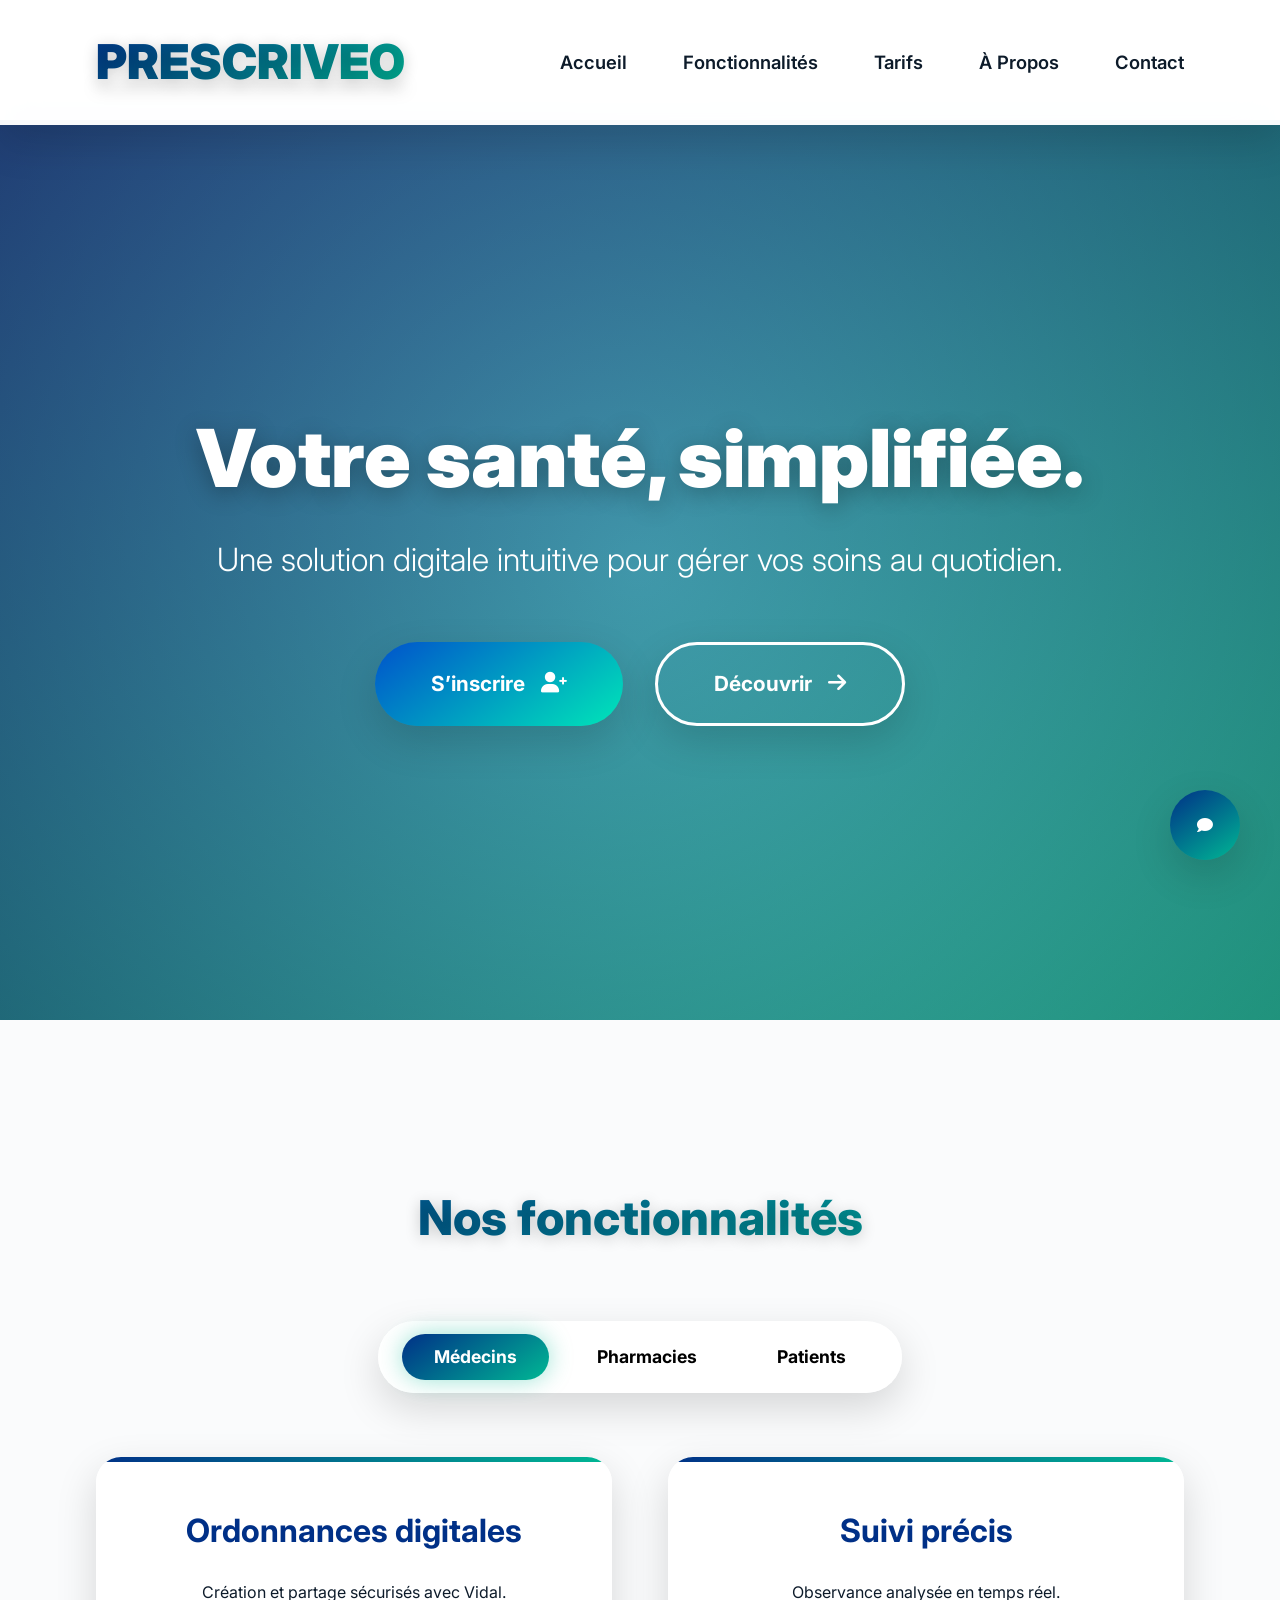
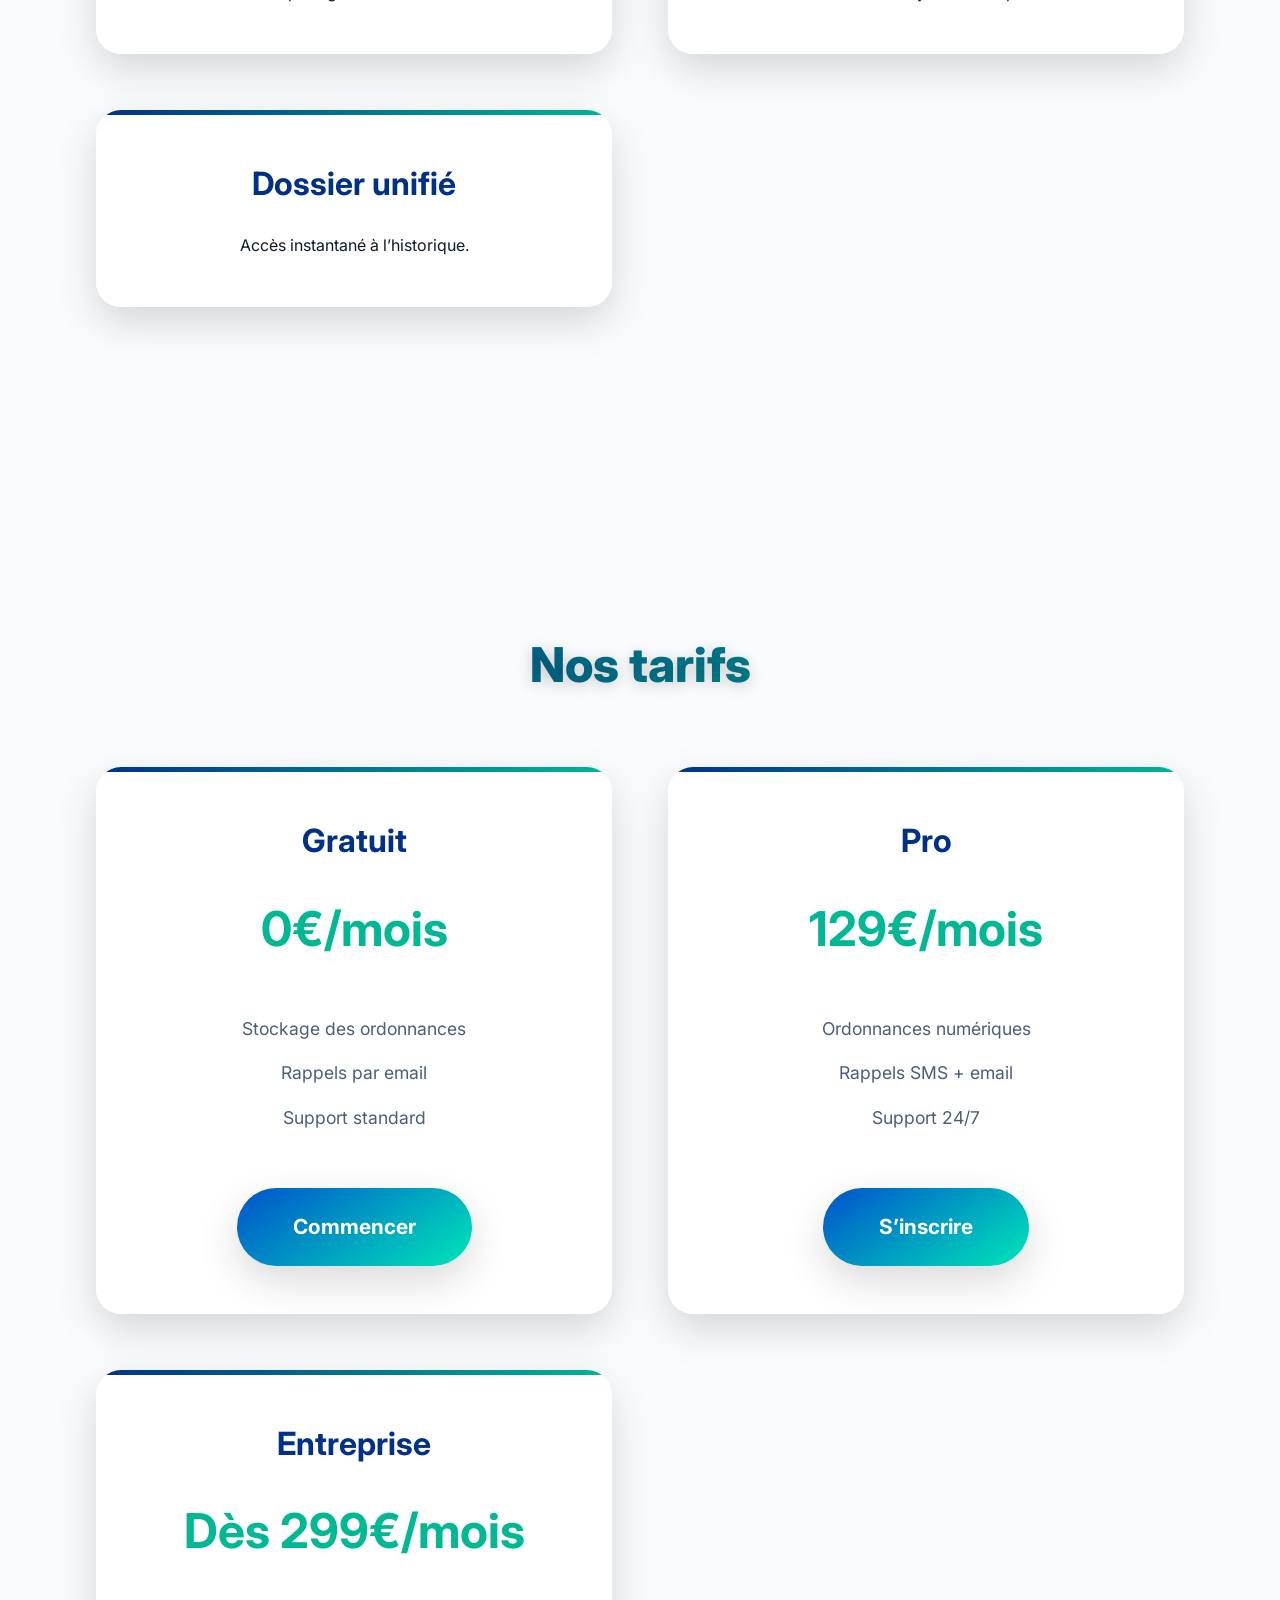
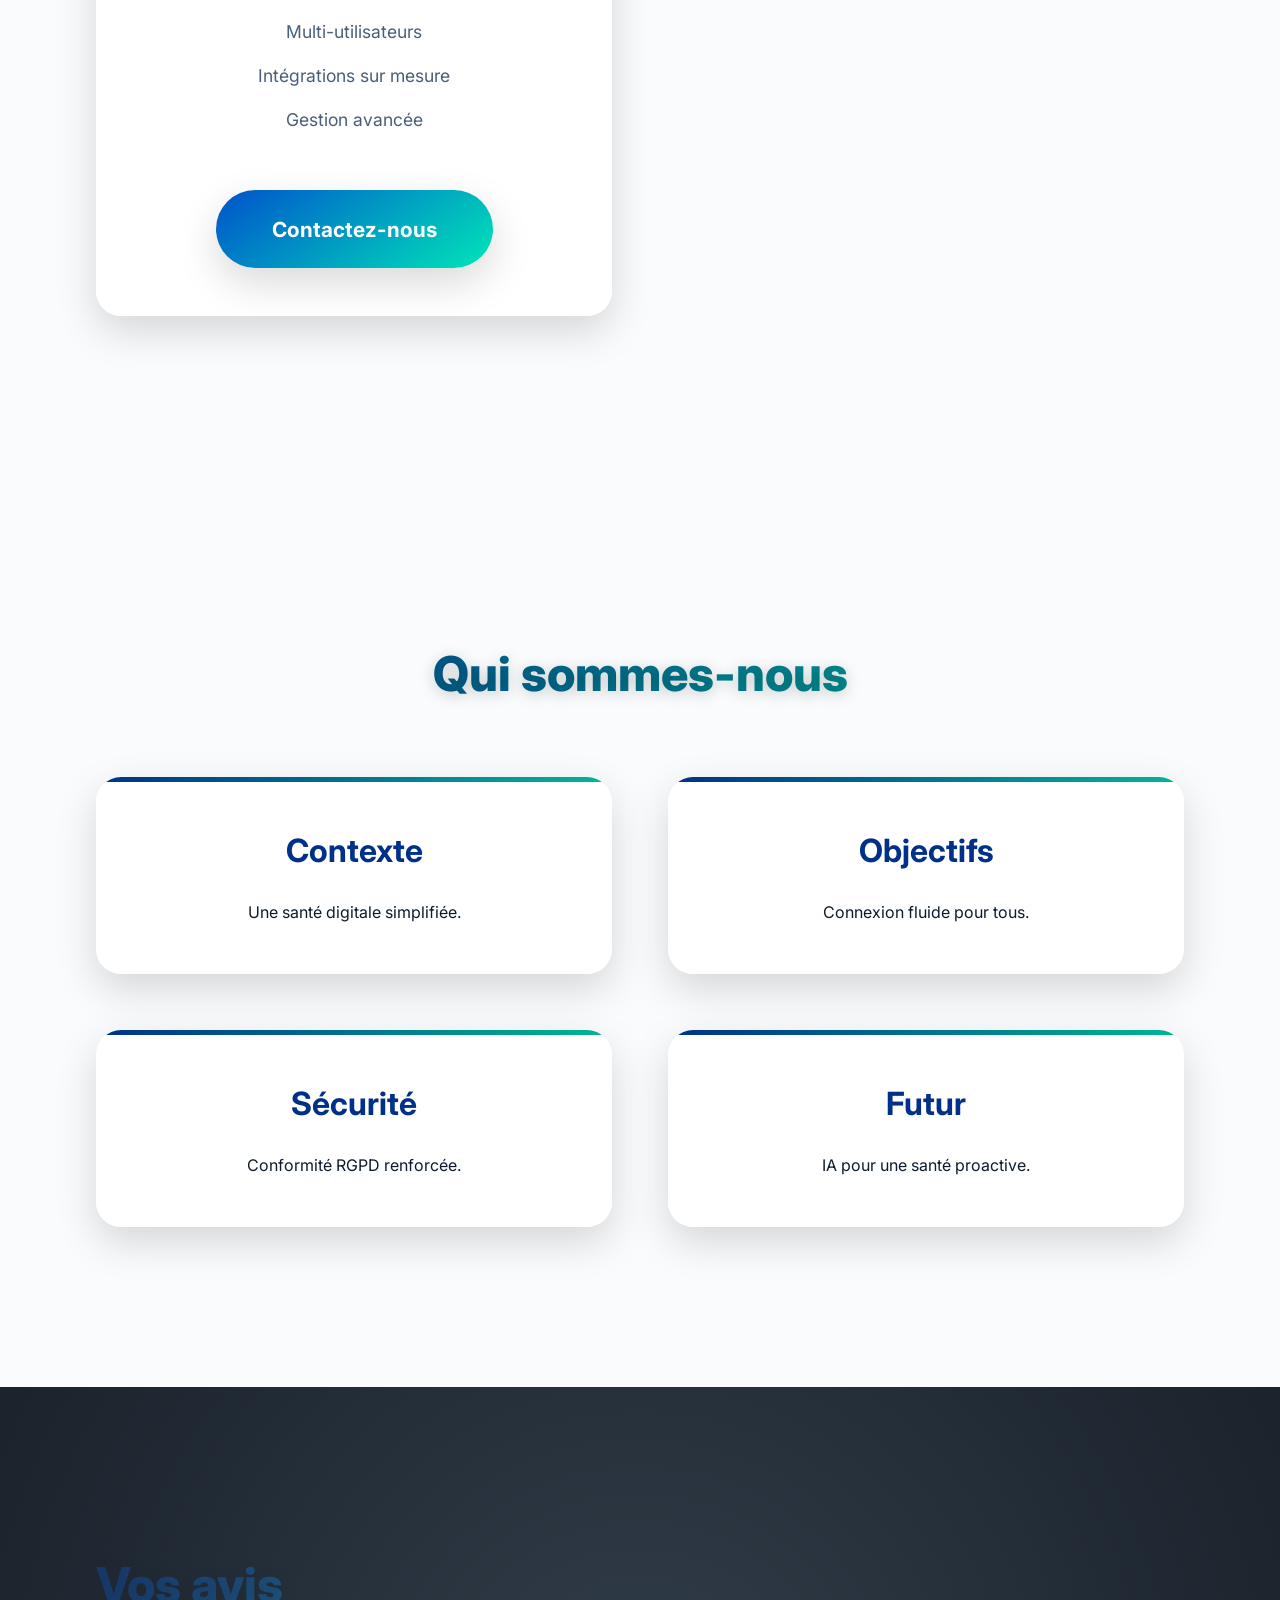
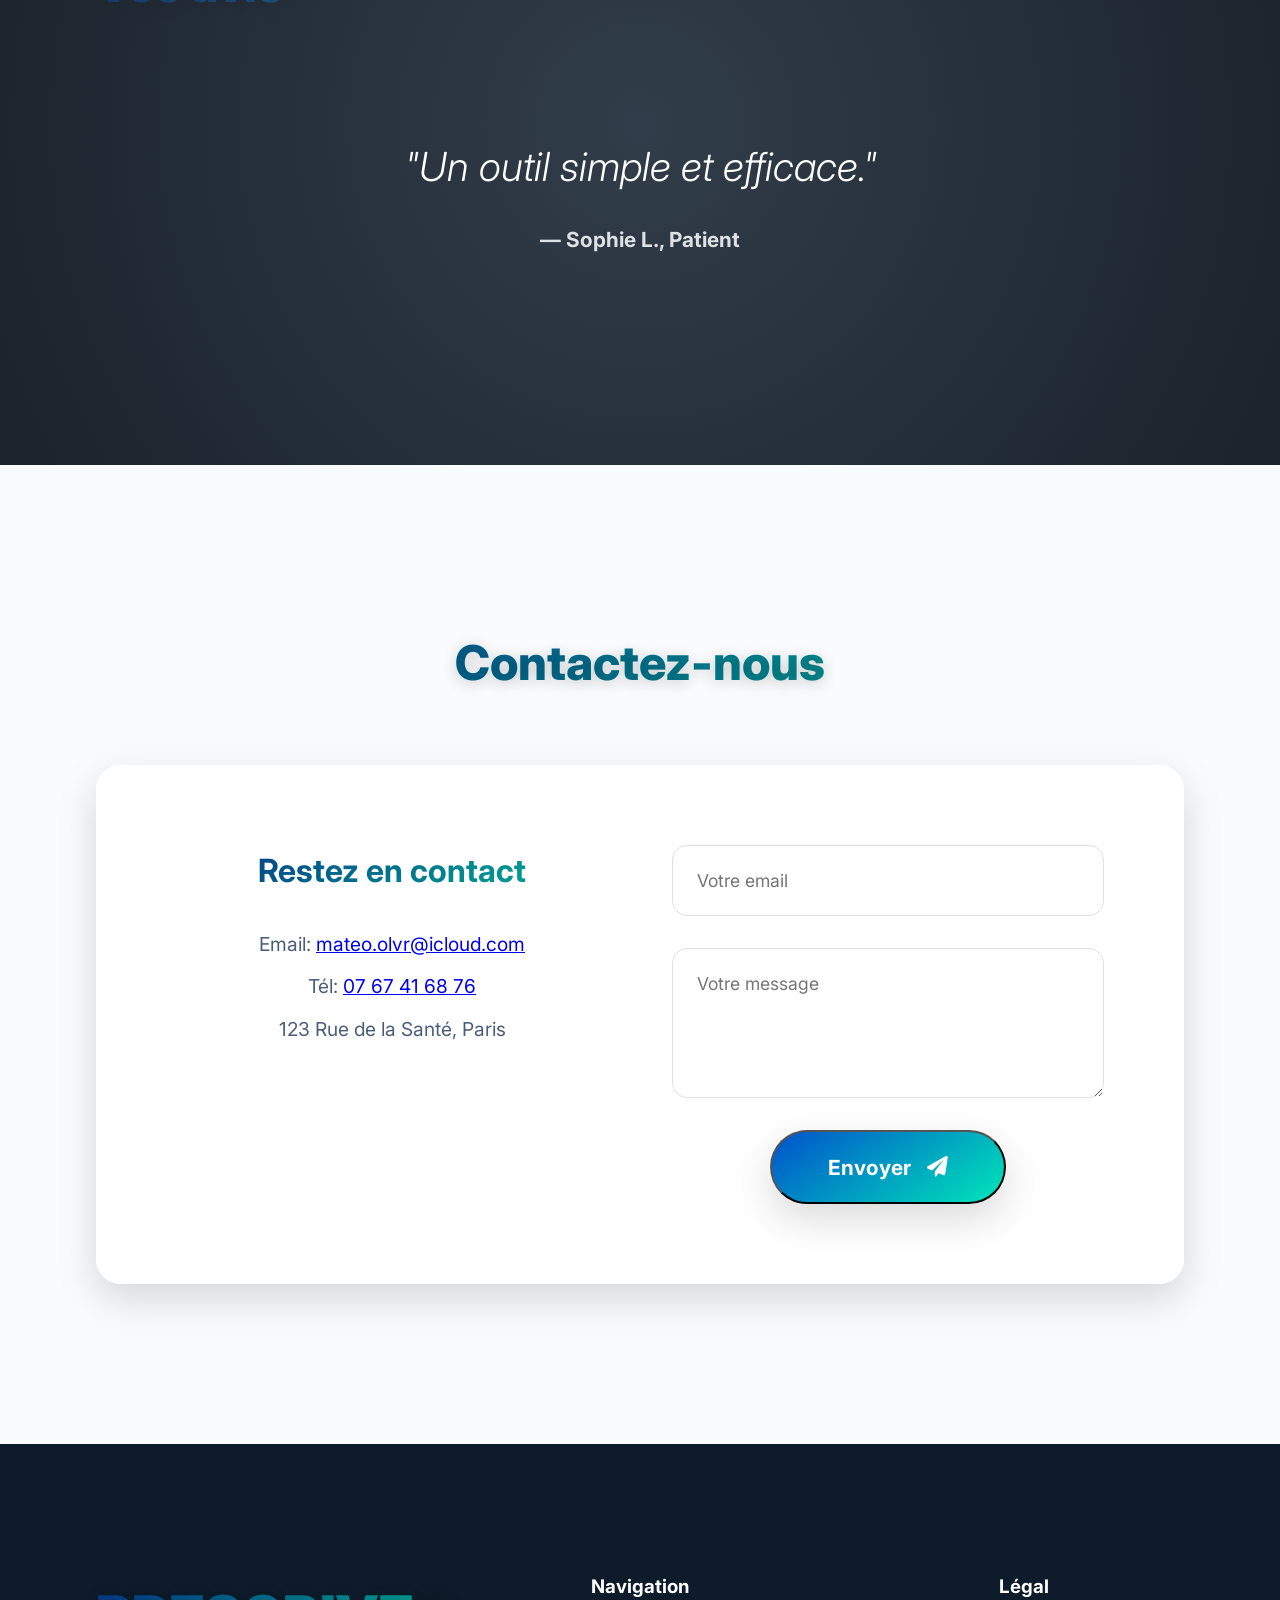
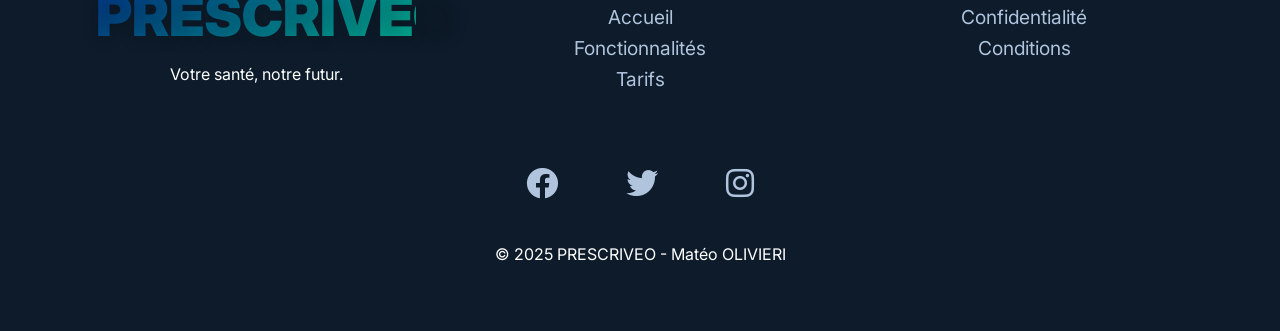
<file: index.html>
<!DOCTYPE html>
<html lang="fr">
<head>
    <meta charset="UTF-8">
    <meta name="viewport" content="width=device-width, initial-scale=1.0">
    <meta name="description" content="PRESCRIVEO - La révolution digitale de votre santé, connectée et personnalisée.">
    <meta name="keywords" content="santé digitale, ordonnances électroniques, suivi médical">
    <meta name="author" content="Matéo OLIVIERI">
    <title>PRESCRIVEO - Votre Santé Connectée</title>
    <link href="https://fonts.googleapis.com/css2?family=Inter:wght@300;400;500;600;700;900&display=swap" rel="stylesheet">
    <link rel="stylesheet" href="https://cdnjs.cloudflare.com/ajax/libs/font-awesome/6.0.0-beta3/css/all.min.css">
    <style>
        :root {
            --primary: #003087;
            --secondary: #00b894;
            --white: #ffffff;
            --light: #fafbfc;
            --dark: #0d1b2a;
            --text: #0d1b2a;
            --shadow: 0 15px 40px rgba(0, 0, 0, 0.15);
            --glow: 0 0 25px rgba(0, 184, 148, 0.4);
            --gradient: linear-gradient(145deg, #003087 0%, #00b894 100%);
            --btn-gradient: linear-gradient(145deg, #0052cc, #00e6b8);
        }

        [data-theme="dark"] {
            --light: #0d1b2a;
            --dark: #fafbfc;
            --text: #fafbfc;
        }

        * {
            margin: 0;
            padding: 0;
            box-sizing: border-box;
            font-family: 'Inter', sans-serif;
            scroll-behavior: smooth;
            -webkit-font-smoothing: antialiased;
        }

        body {
            background: var(--light);
            color: var(--text);
            line-height: 1.6;
            min-height: 100vh;
            display: flex;
            flex-direction: column;
            overflow-x: hidden;
        }

        header {
            position: fixed;
            top: 0;
            width: 100%;
            background: rgba(255, 255, 255, 0.95);
            padding: 1.5rem 6rem;
            box-shadow: var(--shadow);
            z-index: 1000;
            backdrop-filter: blur(20px);
            transition: all 0.4s ease;
        }

        header.scrolled {
            padding: 1rem 6rem;
            background: rgba(255, 255, 255, 1);
        }

        .nav-container {
            max-width: 1440px;
            margin: 0 auto;
            display: flex;
            justify-content: space-between;
            align-items: center;
        }

        .logo {
            font-size: 3rem;
            font-weight: 900;
            background: var(--gradient);
            -webkit-background-clip: text;
            -webkit-text-fill-color: transparent;
            text-shadow: 0 3px 15px rgba(0, 0, 0, 0.2);
            transition: transform 0.3s ease;
            animation: glowText 2s ease-in-out infinite alternate;
        }

        .logo:hover {
            transform: scale(1.05);
        }

        nav ul {
            display: flex;
            gap: 3.5rem;
            list-style: none;
        }

        nav a {
            color: var(--text);
            text-decoration: none;
            font-weight: 600;
            font-size: 1.15rem;
            position: relative;
            transition: color 0.3s ease;
        }

        nav a::after {
            content: '';
            position: absolute;
            width: 0;
            height: 3px;
            bottom: -10px;
            left: 0;
            background: var(--secondary);
            transition: width 0.3s ease;
        }

        nav a:hover::after {
            width: 100%;
        }

        nav a:hover {
            color: var(--primary);
        }

        .menu-btn, .theme-toggle {
            display: none;
            font-size: 2rem;
            background: none;
            border: none;
            color: var(--text);
            cursor: pointer;
            transition: transform 0.3s ease;
        }

        .menu-btn:hover, .theme-toggle:hover {
            transform: scale(1.1);
        }

        main {
            flex: 1;
            padding-top: 120px;
        }

        .hero {
            background: var(--gradient);
            color: var(--white);
            text-align: center;
            padding: 10rem 6rem;
            min-height: 100vh;
            display: flex;
            align-items: center;
            justify-content: center;
            position: relative;
            overflow: hidden;
        }

        .hero::before {
            content: '';
            position: absolute;
            top: -50%;
            left: -50%;
            width: 200%;
            height: 200%;
            background: radial-gradient(circle, rgba(255, 255, 255, 0.25) 0%, rgba(0, 0, 0, 0.5) 100%);
            animation: rotateGradient 15s linear infinite;
            z-index: 0;
        }

        .hero-content {
            max-width: 1200px;
            z-index: 1;
            animation: slideUp 1.5s ease-out;
        }

        .hero h1 {
            font-size: 5rem;
            font-weight: 900;
            line-height: 1.1;
            margin-bottom: 2rem;
            text-shadow: 0 5px 25px rgba(0, 0, 0, 0.3);
            animation: glowText 2s ease-in-out infinite alternate;
        }

        .hero p {
            font-size: 2rem;
            font-weight: 300;
            margin-bottom: 3.5rem;
            opacity: 0;
            animation: fadeIn 1.8s ease-out 0.5s forwards;
        }

        .hero .btn-container {
            display: flex;
            justify-content: center;
            gap: 2rem;
        }

        .btn {
            padding: 1.4rem 3.5rem;
            background: var(--btn-gradient);
            color: var(--white);
            text-decoration: none;
            border-radius: 50px;
            font-weight: 700;
            font-size: 1.3rem;
            transition: all 0.4s ease;
            box-shadow: var(--shadow);
            display: inline-flex;
            align-items: center;
            justify-content: center;
            position: relative;
            overflow: hidden;
        }

        .btn::before {
            content: '';
            position: absolute;
            top: 50%;
            left: 50%;
            width: 0;
            height: 0;
            background: rgba(255, 255, 255, 0.2);
            border-radius: 50%;
            transform: translate(-50%, -50%);
            transition: width 0.6s ease, height 0.6s ease;
        }

        .btn:hover::before {
            width: 300%;
            height: 300%;
        }

        .btn i {
            margin-left: 1rem;
            transition: transform 0.4s ease;
        }

        .btn:hover {
            transform: translateY(-5px);
            box-shadow: var(--glow);
        }

        .btn:hover i {
            transform: translateX(8px);
        }

        .btn.secondary {
            background: transparent;
            border: 3px solid var(--white);
            color: var(--white);
        }

        .btn.secondary:hover {
            background: var(--white);
            color: var(--primary);
            border-color: transparent;
        }

        .section {
            padding: 10rem 6rem;
            max-width: 1440px;
            margin: 0 auto;
            text-align: center;
            opacity: 0;
            transform: translateY(60px);
            transition: all 0.8s ease-out;
        }

        .section.visible {
            opacity: 1;
            transform: translateY(0);
        }

        .section-title {
            font-size: 3rem;
            font-weight: 800;
            color: var(--primary);
            margin-bottom: 4rem;
            background: var(--gradient);
            -webkit-background-clip: text;
            -webkit-text-fill-color: transparent;
            text-shadow: 0 3px 15px rgba(0, 0, 0, 0.2);
            animation: slideUp 1.2s ease-out;
        }

        .tabs {
            display: inline-flex;
            justify-content: center;
            gap: 1rem;
            margin-bottom: 4rem;
            background: rgba(255, 255, 255, 0.9);
            padding: 0.8rem 1.5rem;
            border-radius: 50px;
            box-shadow: var(--shadow);
            backdrop-filter: blur(20px);
        }

        .tab-btn {
            padding: 0.8rem 2rem;
            background: transparent;
            border: none;
            border-radius: 50px;
            font-weight: 700;
            font-size: 1.1rem;
            cursor: pointer;
            transition: all 0.4s ease;
            position: relative;
            overflow: hidden;
        }

        .tab-btn::before {
            content: '';
            position: absolute;
            top: 50%;
            left: 50%;
            width: 0;
            height: 0;
            background: rgba(0, 184, 148, 0.2);
            border-radius: 50%;
            transform: translate(-50%, -50%);
            transition: width 0.6s ease, height 0.6s ease;
        }

        .tab-btn:hover::before {
            width: 300%;
            height: 300%;
        }

        .tab-btn.active {
            background: var(--gradient);
            color: var(--white);
            box-shadow: var(--glow);
        }

        .tab-btn:hover {
            background: var(--secondary);
            color: var(--white);
            transform: scale(1.05);
        }

        .tab-content {
            display: none;
        }

        .tab-content.active {
            display: block;
            animation: fadeIn 0.6s ease-out;
        }

        .grid {
            display: grid;
            grid-template-columns: repeat(auto-fit, minmax(340px, 1fr));
            gap: 3.5rem;
        }

        .card {
            background: rgba(255, 255, 255, 0.95);
            padding: 3rem;
            border-radius: 25px;
            box-shadow: var(--shadow);
            transition: all 0.4s ease;
            backdrop-filter: blur(15px);
            position: relative;
            overflow: hidden;
            display: flex;
            flex-direction: column;
            align-items: center;
        }

        .card::before {
            content: '';
            position: absolute;
            top: 0;
            left: 0;
            width: 100%;
            height: 5px;
            background: var(--gradient);
            transition: height 0.4s ease;
        }

        .card:hover::before {
            height: 100%;
        }

        .card:hover {
            transform: translateY(-15px);
            box-shadow: 0 25px 60px rgba(0, 0, 0, 0.2);
        }

        .card h3 {
            font-size: 2rem;
            color: var(--primary);
            margin-bottom: 1.5rem;
            position: relative;
            z-index: 1;
            transition: color 0.4s ease;
        }

        .card:hover h3 {
            color: var(--white);
        }

        .card p, .card li {
            position: relative;
            z-index: 1;
            transition: color 0.4s ease;
        }

        .card:hover p, .card:hover li {
            color: var(--white);
        }

        .price {
            font-size: 3rem;
            font-weight: 700;
            color: var(--secondary);
            margin-bottom: 2rem;
            position: relative;
            z-index: 1;
        }

        .card ul {
            list-style: none;
            margin-bottom: 2.5rem;
            text-align: center;
        }

        .card li {
            margin: 1rem 0;
            font-size: 1.1rem;
            color: #4a5e7a;
        }

        .card .btn {
            margin-top: auto;
        }

        .testimonials {
            background: var(--dark);
            color: var(--white);
            padding: 10rem 6rem;
            position: relative;
            overflow: hidden;
        }

        .testimonials::before {
            content: '';
            position: absolute;
            top: -50%;
            left: -50%;
            width: 200%;
            height: 200%;
            background: radial-gradient(circle, rgba(255, 255, 255, 0.15) 0%, rgba(0, 0, 0, 0.7) 100%);
            animation: rotateGradient 20s linear infinite;
        }

        .testimonial-slider {
            max-width: 1200px;
            margin: 0 auto;
            position: relative;
        }

        .testimonial {
            display: none;
            text-align: center;
            padding: 3rem;
        }

        .testimonial.active {
            display: block;
            animation: fadeIn 1.2s ease-out;
        }

        .testimonial p {
            font-size: 2.5rem;
            font-weight: 300;
            font-style: italic;
            margin-bottom: 1.5rem;
        }

        .testimonial h4 {
            font-size: 1.3rem;
            opacity: 0.85;
        }

        .contact-container {
            display: grid;
            grid-template-columns: 1fr 1fr;
            gap: 4rem;
            background: rgba(255, 255, 255, 0.95);
            padding: 5rem;
            border-radius: 25px;
            box-shadow: var(--shadow);
            backdrop-filter: blur(20px);
            animation: slideUp 1.2s ease-out;
        }

        .contact-info h3 {
            font-size: 2rem;
            color: var(--primary);
            margin-bottom: 2rem;
            background: var(--gradient);
            -webkit-background-clip: text;
            -webkit-text-fill-color: transparent;
        }

        .contact-info p {
            font-size: 1.2rem;
            margin: 0.75rem 0;
            color: #4a5e7a;
        }

        .contact-form {
            display: flex;
            flex-direction: column;
            gap: 2rem;
            align-items: center;
        }

        .contact-form input, .contact-form textarea {
            padding: 1.5rem;
            border: 1px solid #e0e0e0;
            border-radius: 15px;
            font-size: 1.1rem;
            background: rgba(255, 255, 255, 0.9);
            transition: all 0.4s ease;
            width: 100%;
            max-width: 500px;
        }

        .contact-form input:focus, .contact-form textarea:focus {
            border-color: var(--primary);
            box-shadow: var(--glow);
            outline: none;
        }

        .contact-form textarea {
            min-height: 150px;
            resize: vertical;
        }

        .contact-form .btn {
            width: auto;
        }

        footer {
            background: var(--dark);
            color: var(--white);
            padding: 8rem 6rem 4rem;
            text-align: center;
            position: relative;
        }

        .footer-grid {
            display: grid;
            grid-template-columns: repeat(auto-fit, minmax(280px, 1fr));
            gap: 4rem;
            max-width: 1440px;
            margin: 0 auto 4rem;
        }

        footer .logo {
            font-size: 3.5rem;
            animation: glowText 2s ease-in-out infinite alternate;
        }

        footer a {
            color: #b0c4de;
            text-decoration: none;
            font-size: 1.2rem;
            transition: all 0.4s ease;
        }

        footer a:hover {
            color: var(--secondary);
            transform: translateX(8px);
        }

        .social-links {
            margin: 2rem 0;
        }

        .social-links a {
            font-size: 2rem;
            margin: 0 2rem;
            transition: all 0.4s ease;
        }

        .social-links a:hover {
            color: var(--secondary);
            transform: scale(1.2);
        }

        .chatbot-toggle {
            position: fixed;
            bottom: 40px;
            right: 40px;
            width: 70px;
            height: 70px;
            background: var(--gradient);
            color: var(--white);
            border-radius: 50%;
            display: flex;
            align-items: center;
            justify-content: center;
            cursor: pointer;
            box-shadow: var(--shadow);
            transition: all 0.4s ease;
        }

        .chatbot-toggle:hover {
            transform: scale(1.1);
            box-shadow: var(--glow);
        }

        .chatbot {
            position: fixed;
            bottom: 120px;
            right: 40px;
            width: 400px;
            background: rgba(255, 255, 255, 0.95);
            border-radius: 25px;
            box-shadow: var(--shadow);
            display: none;
            flex-direction: column;
            backdrop-filter: blur(20px);
        }

        .chatbot-header {
            background: var(--gradient);
            color: var(--white);
            padding: 1.5rem;
            text-align: center;
            font-weight: 700;
            font-size: 1.3rem;
            border-radius: 25px 25px 0 0;
        }

        .chatbot-body {
            padding: 2rem;
            max-height: 450px;
            overflow-y: auto;
        }

        .message {
            background: #f0f0f0;
            padding: 1.2rem;
            border-radius: 15px;
            margin-bottom: 1.2rem;
            animation: fadeInMessage 0.6s ease-out;
        }

        .chatbot-options {
            padding: 1.5rem;
            display: flex;
            flex-wrap: wrap;
            gap: 1rem;
            justify-content: center;
        }

        .chatbot-option {
            background: var(--gradient);
            color: var(--white);
            border: none;
            padding: 1rem 2rem;
            border-radius: 15px;
            cursor: pointer;
            font-weight: 700;
            transition: all 0.4s ease;
            position: relative;
            overflow: hidden;
        }

        .chatbot-option::before {
            content: '';
            position: absolute;
            top: 50%;
            left: 50%;
            width: 0;
            height: 0;
            background: rgba(255, 255, 255, 0.2);
            border-radius: 50%;
            transform: translate(-50%, -50%);
            transition: width 0.6s ease, height 0.6s ease;
        }

        .chatbot-option:hover::before {
            width: 300%;
            height: 300%;
        }

        .chatbot-option:hover {
            transform: scale(1.05);
            box-shadow: var(--glow);
        }

        @media (max-width: 1024px) {
            .contact-container { grid-template-columns: 1fr; }
            .hero h1 { font-size: 4rem; }
            .hero p { font-size: 1.75rem; }
        }

        @media (max-width: 768px) {
            header { padding: 1rem 3rem; }
            header.scrolled { padding: 0.75rem 3rem; }
            .menu-btn, .theme-toggle { display: block; }
            nav ul {
                display: none;
                flex-direction: column;
                width: 100%;
                padding: 3rem;
                background: var(--light);
                position: absolute;
                top: 100%;
                left: 0;
            }
            nav ul.active { display: flex; }
            .hero { padding: 8rem 3rem; }
            .hero h1 { font-size: 3rem; }
            .hero p { font-size: 1.5rem; }
            .section { padding: 8rem 3rem; }
            .section-title { font-size: 2.5rem; }
            .chatbot { width: 90%; right: 5%; }
            .tabs { flex-direction: column; gap: 0.75rem; padding: 0.5rem 1rem; }
            .tab-btn { padding: 0.6rem 1.5rem; font-size: 1rem; }
            .logo { font-size: 2.5rem; }
            .footer-grid { grid-template-columns: 1fr; }
            footer .logo { font-size: 3rem; }
            .btn { padding: 1rem 2.5rem; font-size: 1.1rem; }
            .hero .btn-container { flex-direction: column; gap: 1.5rem; }
        }

        @keyframes slideUp {
            from { opacity: 0; transform: translateY(60px); }
            to { opacity: 1; transform: translateY(0); }
        }

        @keyframes fadeIn {
            from { opacity: 0; }
            to { opacity: 1; }
        }

        @keyframes fadeInMessage {
            from { opacity: 0; transform: translateY(15px); }
            to { opacity: 1; transform: translateY(0); }
        }

        @keyframes rotateGradient {
            0% { transform: rotate(0deg); }
            100% { transform: rotate(360deg); }
        }

        @keyframes glowText {
            0% { text-shadow: 0 3px 15px rgba(0, 0, 0, 0.2); }
            100% { text-shadow: 0 6px 25px rgba(0, 0, 0, 0.3); }
        }
    </style>
</head>
<body>
    <header>
        <div class="nav-container">
            <a href="#" class="logo">PRESCRIVEO</a>
            <button class="menu-btn"><i class="fas fa-bars"></i></button>
            <button class="theme-toggle"><i class="fas fa-moon"></i></button>
            <nav>
                <ul>
                    <li><a href="#accueil">Accueil</a></li>
                    <li><a href="#fonctionnalites">Fonctionnalités</a></li>
                    <li><a href="#tarifs">Tarifs</a></li>
                    <li><a href="#a-propos">À Propos</a></li>
                    <li><a href="#contact">Contact</a></li>
                </ul>
            </nav>
        </div>
    </header>

    <main>
        <section class="hero" id="accueil">
            <div class="hero-content">
                <h1>Votre santé, simplifiée.</h1>
                <p>Une solution digitale intuitive pour gérer vos soins au quotidien.</p>
                <div class="btn-container">
                    <a href="#tarifs" class="btn">S’inscrire <i class="fas fa-user-plus"></i></a>
                    <a href="#fonctionnalites" class="btn secondary">Découvrir <i class="fas fa-arrow-right"></i></a>
                </div>
            </div>
        </section>

        <section class="section" id="fonctionnalites">
            <h2 class="section-title">Nos fonctionnalités</h2>
            <div class="tabs">
                <button class="tab-btn active" data-tab="medecins">Médecins</button>
                <button class="tab-btn" data-tab="pharmacies">Pharmacies</button>
                <button class="tab-btn" data-tab="patients">Patients</button>
            </div>
            <div class="tab-container">
                <div class="tab-content active" id="medecins">
                    <div class="grid">
                        <div class="card"><h3>Ordonnances digitales</h3><p>Création et partage sécurisés avec Vidal.</p></div>
                        <div class="card"><h3>Suivi précis</h3><p>Observance analysée en temps réel.</p></div>
                        <div class="card"><h3>Dossier unifié</h3><p>Accès instantané à l’historique.</p></div>
                    </div>
                </div>
                <div class="tab-content" id="pharmacies">
                    <div class="grid">
                        <div class="card"><h3>Réception fluide</h3><p>Validation rapide des ordonnances.</p></div>
                        <div class="card"><h3>Analyse avancée</h3><p>Détection des interactions médicamenteuses.</p></div>
                        <div class="card"><h3>Stocks optimisés</h3><p>Gestion intelligente avec alertes.</p></div>
                    </div>
                </div>
                <div class="tab-content" id="patients">
                    <div class="grid">
                        <div class="card"><h3>Rappels évolués</h3><p>Notifications sur mesure.</p></div>
                        <div class="card"><h3>Journal santé</h3><p>Suivi et partage des ressentis.</p></div>
                        <div class="card"><h3>Sécurité maximale</h3><p>Données cryptées en permanence.</p></div>
                    </div>
                </div>
            </div>
        </section>

        <section class="section" id="tarifs">
            <h2 class="section-title">Nos tarifs</h2>
            <div class="grid">
                <div class="card">
                    <h3>Gratuit</h3>
                    <div class="price">0€/mois</div>
                    <ul>
                        <li>Stockage des ordonnances</li>
                        <li>Rappels par email</li>
                        <li>Support standard</li>
                    </ul>
                    <a href="#contact" class="btn">Commencer</a>
                </div>
                <div class="card">
                    <h3>Pro</h3>
                    <div class="price">129€/mois</div>
                    <ul>
                        <li>Ordonnances numériques</li>
                        <li>Rappels SMS + email</li>
                        <li>Support 24/7</li>
                    </ul>
                    <a href="#contact" class="btn">S’inscrire</a>
                </div>
                <div class="card">
                    <h3>Entreprise</h3>
                    <div class="price">Dès 299€/mois</div>
                    <ul>
                        <li>Multi-utilisateurs</li>
                        <li>Intégrations sur mesure</li>
                        <li>Gestion avancée</li>
                    </ul>
                    <a href="#contact" class="btn">Contactez-nous</a>
                </div>
            </div>
        </section>

        <section class="section" id="a-propos">
            <h2 class="section-title">Qui sommes-nous</h2>
            <div class="grid">
                <div class="card"><h3>Contexte</h3><p>Une santé digitale simplifiée.</p></div>
                <div class="card"><h3>Objectifs</h3><p>Connexion fluide pour tous.</p></div>
                <div class="card"><h3>Sécurité</h3><p>Conformité RGPD renforcée.</p></div>
                <div class="card"><h3>Futur</h3><p>IA pour une santé proactive.</p></div>
            </div>
        </section>

        <section class="testimonials" id="temoignages">
            <h2 class="section-title">Vos avis</h2>
            <div class="testimonial-slider">
                <div class="testimonial active"><p>"Un outil simple et efficace."</p><h4>— Sophie L., Patient</h4></div>
                <div class="testimonial"><p>"Gain de temps au quotidien."</p><h4>— Dr. Marc D., Médecin</h4></div>
                <div class="testimonial"><p>"Technologie bien pensée."</p><h4>— Amina K., Pharmacienne</h4></div>
            </div>
        </section>

        <section class="section" id="contact">
            <h2 class="section-title">Contactez-nous</h2>
            <div class="contact-container">
                <div class="contact-info">
                    <h3>Restez en contact</h3>
                    <p>Email: <a href="mailto:mateo.olvr@icloud.com">mateo.olvr@icloud.com</a></p>
                    <p>Tél: <a href="tel:+3367416876">07 67 41 68 76</a></p>
                    <p>123 Rue de la Santé, Paris</p>
                </div>
                <form class="contact-form" action="https://formspree.io/f/movjgznz" method="POST">
                    <input type="email" name="email" placeholder="Votre email" required>
                    <textarea name="message" placeholder="Votre message" required></textarea>
                    <button type="submit" class="btn">Envoyer <i class="fas fa-paper-plane"></i></button>
                </form>
            </div>
        </section>
    </main>

    <footer>
        <div class="footer-grid">
            <div>
                <div class="logo">PRESCRIVEO</div>
                <p>Votre santé, notre futur.</p>
            </div>
            <div>
                <h3>Navigation</h3>
                <p><a href="#accueil">Accueil</a></p>
                <p><a href="#fonctionnalites">Fonctionnalités</a></p>
                <p><a href="#tarifs">Tarifs</a></p>
            </div>
            <div>
                <h3>Légal</h3>
                <p><a href="#">Confidentialité</a></p>
                <p><a href="#">Conditions</a></p>
            </div>
        </div>
        <div class="social-links">
            <a href="#"><i class="fab fa-facebook"></i></a>
            <a href="#"><i class="fab fa-twitter"></i></a>
            <a href="#"><i class="fab fa-instagram"></i></a>
        </div>
        <p>© 2025 PRESCRIVEO - Matéo OLIVIERI</p>
    </footer>

    <div class="chatbot-toggle" id="chatbot-toggle">
        <i class="fas fa-comment"></i>
    </div>
    <div class="chatbot" id="chatbot">
        <div class="chatbot-header">Support PRESCRIVEO</div>
        <div class="chatbot-body" id="chatbot-body"></div>
        <div class="chatbot-options" id="chatbot-options"></div>
    </div>

    <script>
        // Header scroll
        const header = document.querySelector('header');
        window.addEventListener('scroll', () => {
            header.classList.toggle('scrolled', window.scrollY > 50);
        });

        // Menu mobile
        const menuBtn = document.querySelector('.menu-btn');
        const nav = document.querySelector('nav ul');
        menuBtn.addEventListener('click', () => {
            nav.classList.toggle('active');
            menuBtn.innerHTML = nav.classList.contains('active') ? '<i class="fas fa-times"></i>' : '<i class="fas fa-bars"></i>';
        });

        // Smooth scroll
        document.querySelectorAll('a[href^="#"]').forEach(anchor => {
            anchor.addEventListener('click', (e) => {
                e.preventDefault();
                document.querySelector(anchor.getAttribute('href')).scrollIntoView({ behavior: 'smooth' });
                nav.classList.remove('active');
                menuBtn.innerHTML = '<i class="fas fa-bars"></i>';
            });
        });

        // Theme toggle
        const themeToggle = document.querySelector('.theme-toggle');
        themeToggle.addEventListener('click', () => {
            document.body.dataset.theme = document.body.dataset.theme === 'dark' ? '' : 'dark';
            themeToggle.innerHTML = document.body.dataset.theme === 'dark' ? '<i class="fas fa-sun"></i>' : '<i class="fas fa-moon"></i>';
        });

        // Section visibility
        const observer = new IntersectionObserver(entries => {
            entries.forEach(entry => {
                if (entry.isIntersecting) entry.target.classList.add('visible');
            });
        }, { threshold: 0.2 });
        document.querySelectorAll('.section').forEach(section => observer.observe(section));

        // Tabs
        document.querySelectorAll('.tab-btn').forEach(btn => {
            btn.addEventListener('click', () => {
                document.querySelectorAll('.tab-btn').forEach(b => b.classList.remove('active'));
                btn.classList.add('active');
                document.querySelectorAll('.tab-content').forEach(content => content.classList.remove('active'));
                document.getElementById(btn.dataset.tab).classList.add('active');
            });
        });

        // Testimonials
        const testimonials = document.querySelectorAll('.testimonial');
        let current = 0;
        setInterval(() => {
            testimonials[current].classList.remove('active');
            current = (current + 1) % testimonials.length;
            testimonials[current].classList.add('active');
        }, 5000);

        // Form
        const form = document.querySelector('.contact-form');
        form.addEventListener('submit', async (e) => {
            e.preventDefault();
            const btn = form.querySelector('button');
            btn.innerHTML = '<i class="fas fa-spinner fa-spin"></i>';
            try {
                const response = await fetch(form.action, {
                    method: 'POST',
                    body: new FormData(form),
                    headers: { 'Accept': 'application/json' }
                });
                if (response.ok) {
                    form.reset();
                    btn.innerHTML = 'Envoyé !';
                    setTimeout(() => btn.innerHTML = 'Envoyer <i class="fas fa-paper-plane"></i>', 2000);
                }
            } catch (error) {
                btn.innerHTML = 'Erreur';
                setTimeout(() => btn.innerHTML = 'Envoyer <i class="fas fa-paper-plane"></i>', 2000);
            }
        });

        // Chatbot
        const chatbotToggle = document.getElementById('chatbot-toggle');
        const chatbot = document.getElementById('chatbot');
        const chatbotBody = document.getElementById('chatbot-body');
        const chatbotOptions = document.getElementById('chatbot-options');
        const responses = {
            'tarifs': 'Gratuit : 0€ | Pro : 129€ | Entreprise : dès 299€.',
            'fonctionnalités': 'Solutions premium pour médecins, pharmacies et patients.',
            'contact': 'mateo.olvr@icloud.com | 07 67 41 68 76.',
            'au revoir': 'À bientôt, prenez soin de vous !'
        };

        chatbotToggle.addEventListener('click', () => {
            chatbot.style.display = 'flex';
            chatbotToggle.style.display = 'none';
            chatbotBody.innerHTML = '<div class="message">Bonjour, comment puis-je vous aider aujourd’hui ?</div>';
            chatbotOptions.innerHTML = '';
            ['Tarifs', 'Fonctionnalités', 'Contact', 'Au revoir'].forEach(option => {
                const btn = document.createElement('button');
                btn.className = 'chatbot-option';
                btn.textContent = option;
                btn.addEventListener('click', () => {
                    const msg = document.createElement('div');
                    msg.className = 'message';
                    msg.textContent = responses[option.toLowerCase()];
                    chatbotBody.appendChild(msg);
                    chatbotBody.scrollTop = chatbotBody.scrollHeight;
                    if (option.toLowerCase() === 'au revoir') {
                        setTimeout(() => {
                            chatbot.style.display = 'none';
                            chatbotToggle.style.display = 'flex';
                        }, 1500);
                    }
                });
                chatbotOptions.appendChild(btn);
            });
        });
    </script>
</body>
</html>
</file>
